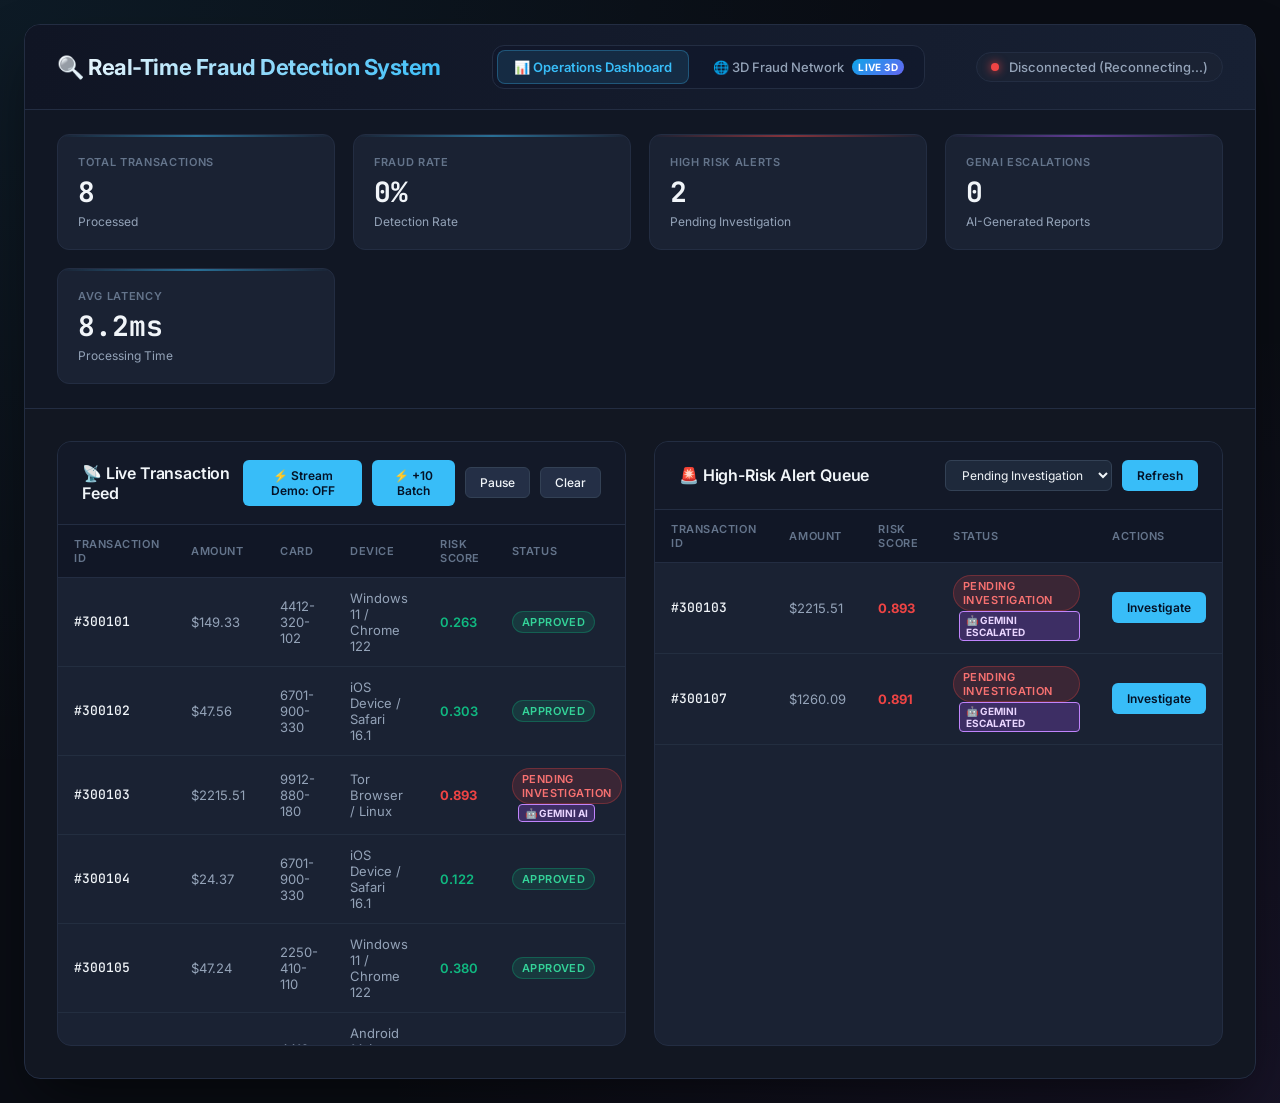
<file: frontend/index.html>
<!DOCTYPE html>
<html lang="en">
<head>
    <meta charset="UTF-8">
    <meta name="viewport" content="width=device-width, initial-scale=1.0">
    <title>Fraud Detection Dashboard</title>
    <link rel="stylesheet" href="styles.css">
</head>
<body>
    <div class="container">
        <!-- Header -->
        <header class="header">
            <div class="header-left">
                <h1>🔍 Real-Time Fraud Detection System</h1>
            </div>
            <nav class="nav-links">
                <a href="index.html" class="nav-link active">📊 Operations Dashboard</a>
                <a href="network.html" class="nav-link">🌐 3D Fraud Network <span class="nav-badge">LIVE 3D</span></a>
            </nav>
            <div class="status-indicator">
                <span class="status-dot" id="connectionStatus"></span>
                <span id="connectionText">Connecting...</span>
            </div>
        </header>

        <!-- Dashboard Stats -->
        <section class="stats-grid">
            <div class="stat-card">
                <h3>Total Transactions</h3>
                <div class="stat-value" id="totalTransactions">0</div>
                <div class="stat-label">Processed</div>
            </div>
            <div class="stat-card">
                <h3>Fraud Rate</h3>
                <div class="stat-value" id="fraudRate">0%</div>
                <div class="stat-label">Detection Rate</div>
            </div>
            <div class="stat-card alert-card">
                <h3>High Risk Alerts</h3>
                <div class="stat-value" id="highRiskCount">0</div>
                <div class="stat-label">Pending Investigation</div>
            </div>
            <div class="stat-card genai-card">
                <h3>GenAI Escalations</h3>
                <div class="stat-value" id="genaiEscalations">0</div>
                <div class="stat-label">AI-Generated Reports</div>
            </div>
            <div class="stat-card">
                <h3>Avg Latency</h3>
                <div class="stat-value" id="avgLatency">0ms</div>
                <div class="stat-label">Processing Time</div>
            </div>
        </section>

        <!-- Main Content Area -->
        <div class="main-content">
            <!-- Live Transaction Feed -->
            <section class="section">
                <div class="section-header">
                    <h2>📡 Live Transaction Feed</h2>
                    <div class="controls">
                        <button id="btnDemoFeed" class="btn btn-primary">⚡ Stream Demo: OFF</button>
                        <button id="btnInjectBatch" class="btn btn-primary">⚡ +10 Batch</button>
                        <button id="pauseFeed" class="btn btn-secondary">Pause</button>
                        <button id="clearFeed" class="btn btn-secondary">Clear</button>
                    </div>
                </div>
                <div class="table-container">
                    <table class="transaction-table">
                        <thead>
                            <tr>
                                <th>Transaction ID</th>
                                <th>Amount</th>
                                <th>Card</th>
                                <th>Device</th>
                                <th>Risk Score</th>
                                <th>Status</th>
                                <th>Time</th>
                            </tr>
                        </thead>
                        <tbody id="transactionFeed">
                            <!-- Transactions will be populated here -->
                        </tbody>
                    </table>
                </div>
            </section>

            <!-- Alert Queue -->
            <section class="section">
                <div class="section-header">
                    <h2>🚨 High-Risk Alert Queue</h2>
                    <div class="controls">
                        <select id="alertFilter" class="filter-select">
                            <option value="pending_investigation">Pending Investigation</option>
                            <option value="confirmed_fraud">Confirmed Fraud</option>
                            <option value="false_positive">False Positive</option>
                        </select>
                        <button id="refreshAlerts" class="btn btn-primary">Refresh</button>
                    </div>
                </div>
                <div class="table-container">
                    <table class="transaction-table">
                        <thead>
                            <tr>
                                <th>Transaction ID</th>
                                <th>Amount</th>
                                <th>Risk Score</th>
                                <th>Status</th>
                                <th>Actions</th>
                            </tr>
                        </thead>
                        <tbody id="alertQueue">
                            <!-- Alerts will be populated here -->
                        </tbody>
                    </table>
                </div>
            </section>
        </div>

        <!-- Transaction Detail Modal -->
        <div id="transactionModal" class="modal">
            <div class="modal-content">
                <div class="modal-header">
                    <h2>Transaction Investigation</h2>
                    <button class="close-btn" onclick="closeModal()">&times;</button>
                </div>
                <div class="modal-body" id="modalBody">
                    <!-- Transaction details will be populated here -->
                </div>
            </div>
        </div>
    </div>

    <script src="app.js"></script>
</body>
</html>
</file>
<file: frontend/styles.css>
/* Real-Time Financial Fraud Detection Dashboard Stylesheet */
@import url('https://fonts.googleapis.com/css2?family=Inter:wght@300;400;500;600;700&family=JetBrains+Mono:wght@400;500;600&display=swap');

:root {
    --bg-base: #0a0d14;
    --bg-surface: #121722;
    --bg-surface-elevated: #1a2233;
    --bg-surface-glass: rgba(26, 34, 51, 0.75);
    
    --border-subtle: #232d42;
    --border-glow: rgba(56, 189, 248, 0.25);
    
    --text-primary: #f1f5f9;
    --text-secondary: #94a3b8;
    --text-muted: #64748b;
    
    --color-primary: #38bdf8;
    --color-primary-glow: rgba(56, 189, 248, 0.2);
    
    --color-success: #10b981;
    --color-success-glow: rgba(16, 185, 129, 0.2);
    
    --color-warning: #f59e0b;
    --color-warning-glow: rgba(245, 158, 11, 0.2);
    
    --color-danger: #ef4444;
    --color-danger-glow: rgba(239, 68, 68, 0.25);
    
    --color-purple: #a855f7;
    --color-purple-glow: rgba(168, 85, 247, 0.2);
    
    --font-sans: 'Inter', -apple-system, BlinkMacSystemFont, sans-serif;
    --font-mono: 'JetBrains Mono', monospace;
}

* {
    margin: 0;
    padding: 0;
    box-sizing: border-box;
}

body {
    font-family: var(--font-sans);
    background-color: var(--bg-base);
    background-image: 
        radial-gradient(at 0% 0%, rgba(56, 189, 248, 0.08) 0px, transparent 50%),
        radial-gradient(at 100% 100%, rgba(168, 85, 247, 0.08) 0px, transparent 50%);
    color: var(--text-primary);
    min-height: 100vh;
    padding: 24px;
    -webkit-font-smoothing: antialiased;
}

.container {
    max-width: 1560px;
    margin: 0 auto;
    background: var(--bg-surface);
    border: 1px solid var(--border-subtle);
    border-radius: 16px;
    box-shadow: 0 25px 60px -15px rgba(0, 0, 0, 0.6);
    overflow: hidden;
    backdrop-filter: blur(16px);
}

/* Header */
.header {
    background: linear-gradient(90deg, #101524 0%, #172033 100%);
    border-bottom: 1px solid var(--border-subtle);
    padding: 20px 32px;
    display: flex;
    justify-content: space-between;
    align-items: center;
}

.header h1 {
    font-size: 22px;
    font-weight: 700;
    letter-spacing: -0.02em;
    background: linear-gradient(135deg, #f8fafc 0%, #38bdf8 100%);
    -webkit-background-clip: text;
    -webkit-text-fill-color: transparent;
    display: flex;
    align-items: center;
    gap: 10px;
}

.header-left {
    display: flex;
    align-items: center;
    gap: 16px;
}

/* Navigation Tabs */
.nav-links {
    display: flex;
    align-items: center;
    gap: 8px;
    background: rgba(15, 23, 42, 0.6);
    padding: 4px;
    border-radius: 12px;
    border: 1px solid var(--border-subtle);
}

.nav-link {
    display: inline-flex;
    align-items: center;
    gap: 8px;
    padding: 8px 16px;
    border-radius: 8px;
    font-size: 13px;
    font-weight: 500;
    color: var(--text-secondary);
    text-decoration: none;
    transition: all 0.2s ease;
}

.nav-link:hover {
    color: var(--text-primary);
    background: rgba(255, 255, 255, 0.05);
}

.nav-link.active {
    color: #38bdf8;
    background: rgba(56, 189, 248, 0.12);
    border: 1px solid rgba(56, 189, 248, 0.3);
    font-weight: 600;
}

.nav-badge {
    font-size: 10px;
    padding: 2px 6px;
    border-radius: 9999px;
    background: linear-gradient(135deg, #0ea5e9, #6366f1);
    color: #ffffff;
    font-weight: 700;
    letter-spacing: 0.04em;
}

.status-indicator {
    display: flex;
    align-items: center;
    gap: 10px;
    font-size: 13px;
    font-weight: 500;
    color: var(--text-secondary);
    background: var(--bg-surface-elevated);
    padding: 6px 14px;
    border-radius: 9999px;
    border: 1px solid var(--border-subtle);
}

.status-dot {
    width: 8px;
    height: 8px;
    border-radius: 50%;
    background: #475569;
    box-shadow: 0 0 0 0 rgba(71, 85, 105, 0.7);
}

.status-dot.connected {
    background: var(--color-success);
    box-shadow: 0 0 10px var(--color-success);
    animation: pulse-green 2s infinite;
}

.status-dot.disconnected {
    background: var(--color-danger);
    box-shadow: 0 0 10px var(--color-danger);
}

@keyframes pulse-green {
    0% { box-shadow: 0 0 0 0 rgba(16, 185, 129, 0.7); }
    70% { box-shadow: 0 0 0 6px rgba(16, 185, 129, 0); }
    100% { box-shadow: 0 0 0 0 rgba(16, 185, 129, 0); }
}

/* Stats Grid */
.stats-grid {
    display: grid;
    grid-template-columns: repeat(auto-fit, minmax(220px, 1fr));
    gap: 18px;
    padding: 24px 32px;
    background: rgba(15, 23, 42, 0.4);
    border-bottom: 1px solid var(--border-subtle);
}

.stat-card {
    background: var(--bg-surface-elevated);
    border: 1px solid var(--border-subtle);
    padding: 20px;
    border-radius: 12px;
    position: relative;
    overflow: hidden;
    transition: transform 0.2s cubic-bezier(0.16, 1, 0.3, 1), border-color 0.2s;
}

.stat-card:hover {
    transform: translateY(-2px);
    border-color: var(--color-primary);
}

.stat-card::before {
    content: '';
    position: absolute;
    top: 0;
    left: 0;
    right: 0;
    height: 2px;
    background: linear-gradient(90deg, transparent, var(--color-primary), transparent);
    opacity: 0.5;
}

.stat-card.alert-card::before {
    background: linear-gradient(90deg, transparent, var(--color-danger), transparent);
}

.stat-card.genai-card::before {
    background: linear-gradient(90deg, transparent, var(--color-purple), transparent);
}

.stat-card h3 {
    font-size: 11px;
    font-weight: 600;
    color: var(--text-muted);
    margin-bottom: 8px;
    text-transform: uppercase;
    letter-spacing: 0.06em;
}

.stat-value {
    font-size: 28px;
    font-weight: 700;
    color: var(--text-primary);
    font-family: var(--font-mono);
    line-height: 1.1;
    margin-bottom: 6px;
}

.stat-label {
    font-size: 12px;
    color: var(--text-secondary);
}

/* Main Content Area */
.main-content {
    display: grid;
    grid-template-columns: 1fr 1fr;
    gap: 28px;
    padding: 32px;
}

@media (max-width: 1180px) {
    .main-content {
        grid-template-columns: 1fr;
    }
}

.section {
    background: var(--bg-surface-elevated);
    border: 1px solid var(--border-subtle);
    border-radius: 14px;
    overflow: hidden;
    display: flex;
    flex-direction: column;
}

.section-header {
    display: flex;
    justify-content: space-between;
    align-items: center;
    padding: 18px 24px;
    background: rgba(18, 24, 38, 0.8);
    border-bottom: 1px solid var(--border-subtle);
}

.section-header h2 {
    font-size: 16px;
    font-weight: 600;
    letter-spacing: -0.01em;
    color: var(--text-primary);
    display: flex;
    align-items: center;
    gap: 8px;
}

.controls {
    display: flex;
    align-items: center;
    gap: 10px;
}

/* Buttons */
.btn {
    font-family: var(--font-sans);
    font-size: 12px;
    font-weight: 500;
    padding: 7px 14px;
    border-radius: 6px;
    border: 1px solid transparent;
    cursor: pointer;
    transition: all 0.15s ease;
    display: inline-flex;
    align-items: center;
    gap: 6px;
    user-select: none;
}

.btn-primary {
    background: var(--color-primary);
    color: #041226;
    font-weight: 600;
}

.btn-primary:hover {
    background: #7dd3fc;
    box-shadow: 0 0 12px var(--color-primary-glow);
}

.btn-secondary {
    background: #242f46;
    color: var(--text-primary);
    border-color: #334155;
}

.btn-secondary:hover {
    background: #334155;
}

.btn-success {
    background: var(--color-success);
    color: #022c22;
    font-weight: 600;
}

.btn-success:hover {
    background: #34d399;
    box-shadow: 0 0 12px var(--color-success-glow);
}

.btn-danger {
    background: var(--color-danger);
    color: #450a0a;
    font-weight: 600;
}

.btn-danger:hover {
    background: #f87171;
    box-shadow: 0 0 12px var(--color-danger-glow);
}

.filter-select {
    background: #1e293b;
    color: var(--text-primary);
    border: 1px solid #334155;
    padding: 6px 12px;
    border-radius: 6px;
    font-size: 12px;
    font-family: var(--font-sans);
    outline: none;
}

.filter-select:focus {
    border-color: var(--color-primary);
}

/* Tables */
.table-container {
    overflow-x: auto;
    max-height: 520px;
    scrollbar-width: thin;
    scrollbar-color: #334155 transparent;
}

.transaction-table {
    width: 100%;
    border-collapse: collapse;
    font-size: 13px;
    text-align: left;
}

.transaction-table thead {
    background: #111726;
    position: sticky;
    top: 0;
    z-index: 10;
}

.transaction-table th {
    padding: 12px 16px;
    color: var(--text-muted);
    font-size: 11px;
    font-weight: 600;
    text-transform: uppercase;
    letter-spacing: 0.05em;
    border-bottom: 1px solid var(--border-subtle);
}

.transaction-table tbody tr {
    border-bottom: 1px solid rgba(51, 65, 85, 0.4);
    transition: background-color 0.15s;
}

.transaction-table tbody tr:hover {
    background: rgba(56, 189, 248, 0.05);
}

.transaction-table td {
    padding: 12px 16px;
    color: var(--text-secondary);
    font-family: var(--font-sans);
}

.transaction-table td:first-child {
    font-family: var(--font-mono);
    color: var(--text-primary);
    font-weight: 500;
}

/* Risk Scores */
.risk-low {
    color: var(--color-success) !important;
    font-weight: 600;
    font-family: var(--font-mono);
}

.risk-medium {
    color: var(--color-warning) !important;
    font-weight: 600;
    font-family: var(--font-mono);
}

.risk-high {
    color: var(--color-danger) !important;
    font-weight: 700;
    font-family: var(--font-mono);
}

/* Status Badges */
.status-badge {
    display: inline-block;
    padding: 3px 9px;
    border-radius: 9999px;
    font-size: 11px;
    font-weight: 600;
    text-transform: uppercase;
    letter-spacing: 0.04em;
}

.status-approved {
    background: rgba(16, 185, 129, 0.15);
    color: #34d399;
    border: 1px solid rgba(16, 185, 129, 0.3);
}

.status-flagged {
    background: rgba(245, 158, 11, 0.15);
    color: #fbbf24;
    border: 1px solid rgba(245, 158, 11, 0.3);
}

.status-pending {
    background: rgba(239, 68, 68, 0.15);
    color: #f87171;
    border: 1px solid rgba(239, 68, 68, 0.3);
}

.status-confirmed {
    background: rgba(168, 85, 247, 0.15);
    color: #c084fc;
    border: 1px solid rgba(168, 85, 247, 0.3);
}

/* Modal */
.modal {
    display: none;
    position: fixed;
    top: 0;
    left: 0;
    width: 100%;
    height: 100%;
    background: rgba(4, 8, 15, 0.85);
    backdrop-filter: blur(10px);
    z-index: 1000;
    justify-content: center;
    align-items: center;
    padding: 20px;
}

.modal.active {
    display: flex;
}

.modal-content {
    background: #111726;
    border: 1px solid #2d3748;
    border-radius: 16px;
    max-width: 960px;
    width: 100%;
    max-height: 90vh;
    overflow-y: auto;
    box-shadow: 0 25px 60px -10px rgba(0, 0, 0, 0.8);
    scrollbar-width: thin;
    scrollbar-color: #334155 transparent;
}

.modal-header {
    display: flex;
    justify-content: space-between;
    align-items: center;
    padding: 20px 28px;
    border-bottom: 1px solid var(--border-subtle);
    background: #161e31;
}

.modal-header h2 {
    font-size: 18px;
    font-weight: 700;
    color: var(--text-primary);
}

.close-btn {
    background: transparent;
    border: none;
    font-size: 24px;
    color: var(--text-muted);
    cursor: pointer;
    line-height: 1;
    transition: color 0.15s;
}

.close-btn:hover {
    color: var(--text-primary);
}

.modal-body {
    padding: 28px;
}

.detail-section {
    margin-bottom: 24px;
}

.detail-section h3 {
    font-size: 13px;
    font-weight: 600;
    text-transform: uppercase;
    letter-spacing: 0.05em;
    color: var(--color-primary);
    margin-bottom: 12px;
    display: flex;
    align-items: center;
    gap: 8px;
}

.detail-grid {
    display: grid;
    grid-template-columns: repeat(auto-fit, minmax(180px, 1fr));
    gap: 12px;
}

.detail-item {
    background: var(--bg-surface-elevated);
    border: 1px solid var(--border-subtle);
    padding: 12px 14px;
    border-radius: 8px;
}

.detail-label {
    font-size: 11px;
    color: var(--text-muted);
    margin-bottom: 4px;
    text-transform: uppercase;
    letter-spacing: 0.04em;
}

.detail-value {
    font-size: 14px;
    color: var(--text-primary);
    font-weight: 500;
    font-family: var(--font-mono);
}

/* Interactive Graph Canvas Container */
.graph-container {
    background: #090e17;
    border: 1px solid #1e293b;
    border-radius: 12px;
    position: relative;
    padding: 12px;
    display: flex;
    flex-direction: column;
    align-items: center;
    justify-content: center;
}

#neighborhoodCanvas {
    width: 100%;
    max-width: 880px;
    height: 320px;
    border-radius: 8px;
    background: radial-gradient(circle at center, #101726 0%, #080c14 100%);
    cursor: crosshair;
}

.graph-legend {
    display: flex;
    flex-wrap: wrap;
    gap: 14px;
    margin-top: 10px;
    font-size: 11px;
    color: var(--text-muted);
    justify-content: center;
}

.legend-item {
    display: flex;
    align-items: center;
    gap: 6px;
}

.legend-dot {
    width: 10px;
    height: 10px;
    border-radius: 50%;
}

/* Gemini Analysis & SAR Draft Editor */
.gemini-analysis {
    background: linear-gradient(135deg, rgba(30, 41, 59, 0.9) 0%, rgba(56, 189, 248, 0.1) 100%);
    border: 1px solid rgba(56, 189, 248, 0.3);
    color: var(--text-primary);
    padding: 18px;
    border-radius: 10px;
    margin-bottom: 18px;
}

.gemini-analysis h4 {
    color: var(--color-primary);
    font-size: 14px;
    margin-bottom: 8px;
    display: flex;
    align-items: center;
    gap: 6px;
}

.gemini-analysis p {
    font-size: 13px;
    line-height: 1.6;
    color: #cbd5e1;
}

.sar-container {
    background: #0d131f;
    border: 1px solid rgba(168, 85, 247, 0.3);
    border-radius: 10px;
    padding: 16px;
}

.sar-header {
    display: flex;
    justify-content: space-between;
    align-items: center;
    margin-bottom: 10px;
}

.sar-header h4 {
    color: var(--color-purple);
    font-size: 14px;
    font-weight: 600;
}

.sar-actions {
    display: flex;
    gap: 8px;
}

.sar-editor {
    width: 100%;
    min-height: 180px;
    background: #080c14;
    border: 1px solid #1e293b;
    border-radius: 6px;
    padding: 14px;
    font-family: var(--font-mono);
    font-size: 12px;
    line-height: 1.6;
    color: #e2e8f0;
    resize: vertical;
    outline: none;
    box-sizing: border-box;
}

.sar-editor:focus {
    border-color: var(--color-purple);
}

/* Notification Toast */
.toast {
    position: fixed;
    bottom: 24px;
    right: 24px;
    background: #1e293b;
    color: #f8fafc;
    border: 1px solid #38bdf8;
    padding: 12px 20px;
    border-radius: 8px;
    font-size: 13px;
    font-weight: 500;
    box-shadow: 0 10px 25px rgba(0, 0, 0, 0.5);
    z-index: 2000;
    animation: toast-in 0.3s ease;
}

@keyframes toast-in {
    from { opacity: 0; transform: translateY(12px); }
    to { opacity: 1; transform: translateY(0); }
}

/* Loading Spinner */
.loading {
    text-align: center;
    padding: 36px;
    color: var(--text-muted);
}

.loading-spinner {
    border: 3px solid rgba(56, 189, 248, 0.15);
    border-top: 3px solid var(--color-primary);
    border-radius: 50%;
    width: 36px;
    height: 36px;
    animation: spin 0.8s linear infinite;
    margin: 0 auto 12px;
}

@keyframes spin {
    0% { transform: rotate(0deg); }
    100% { transform: rotate(360deg); }
}
</file>
